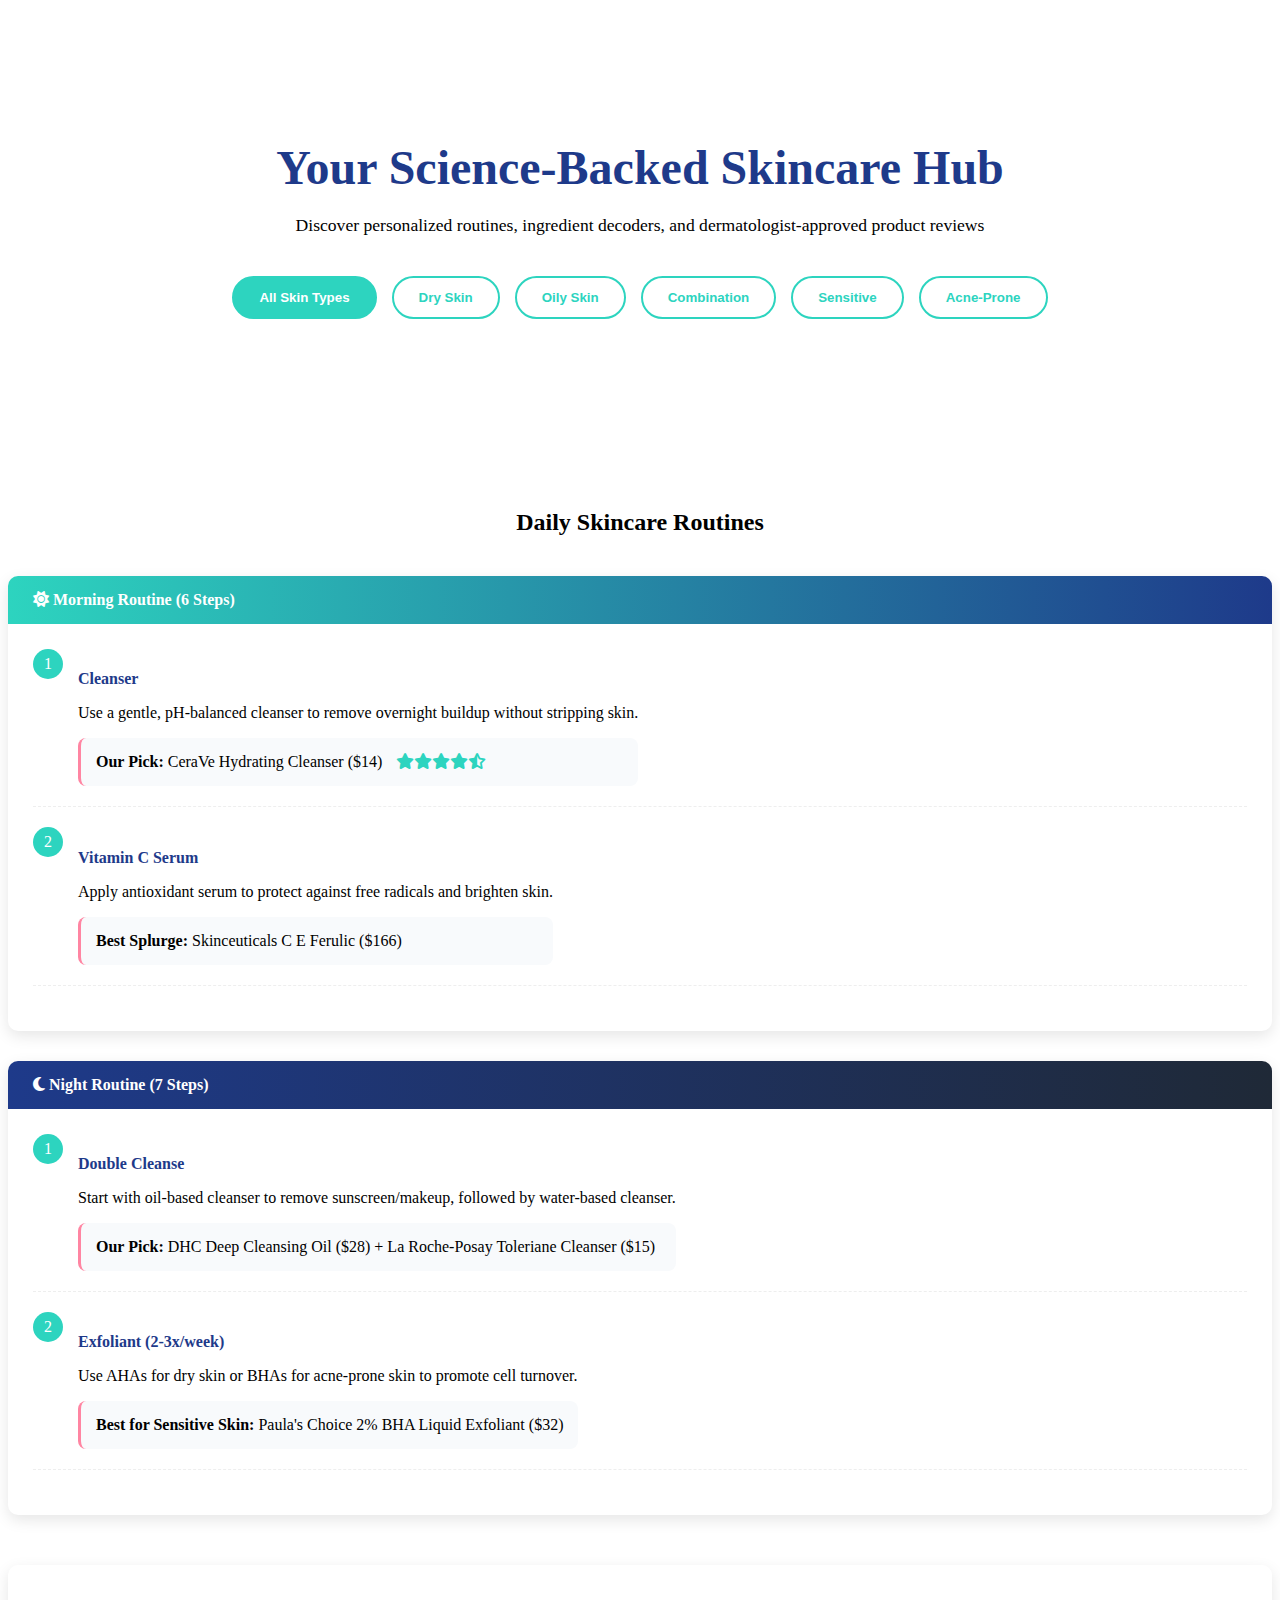
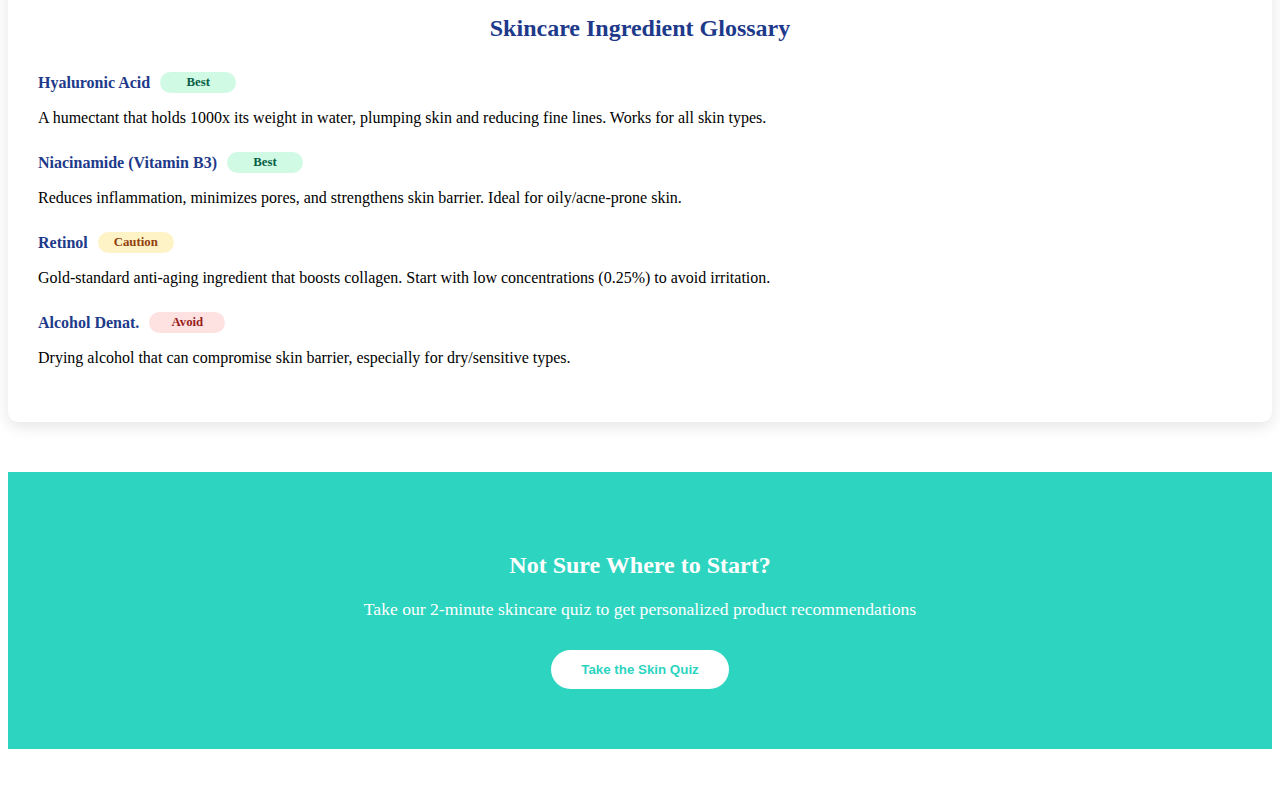
<file: Skincare.html>
<!DOCTYPE html>
<html lang="en">
  <head>
    <meta charset="UTF-8" />
    <meta name="viewport" content="width=device-width, initial-scale=1.0" />
    <title>GlamLab | Skincare Hub</title>
    <link
      rel="stylesheet"
      href="https://cdnjs.cloudflare.com/ajax/libs/font-awesome/6.4.0/css/all.min.css"
    />
    <style>
      /* ===== SKINCARE-SPECIFIC STYLES ===== */
      :root {
        --teal: #2dd4bf;
        --pink: #ff85a2;
        --navy: #1e3a8a;
        --light: #f8fafc;
        --dark: #1f2937;
      }

      .skincare-hero {
        background: linear-gradient(
            rgba(255, 255, 255, 0.9),
            rgba(255, 255, 255, 0.9)
          ),
          url("https://images.unsplash.com/photo-1570172619644-dfd03ed5d881?ixlib=rb-4.0.3&ixid=M3wxMjA3fDB8MHxzZWFyY2h8NXx8c2tpbmNhcmV8ZW58MHx8MHx8fDA%3D&auto=format&fit=crop&w=1200&q=60");
        background-size: cover;
        background-position: center;
        padding: 100px 20px;
        text-align: center;
        margin-bottom: 50px;
      }

      .skincare-hero h1 {
        font-size: 3rem;
        color: var(--navy);
        margin-bottom: 20px;
      }

      .skincare-hero p {
        max-width: 700px;
        margin: 0 auto 30px;
        font-size: 1.1rem;
      }

      .skin-type-buttons {
        display: flex;
        justify-content: center;
        flex-wrap: wrap;
        gap: 15px;
        margin: 40px 0;
      }

      .skin-type-btn {
        padding: 12px 25px;
        border-radius: 30px;
        background: white;
        border: 2px solid var(--teal);
        color: var(--teal);
        font-weight: 600;
        cursor: pointer;
        transition: all 0.3s;
      }

      .skin-type-btn.active,
      .skin-type-btn:hover {
        background: var(--teal);
        color: white;
      }

      /* Skincare Routine Cards */
      .routine-card {
        background: white;
        border-radius: 10px;
        overflow: hidden;
        box-shadow: 0 5px 15px rgba(0, 0, 0, 0.1);
        margin-bottom: 30px;
      }

      .routine-header {
        background: linear-gradient(to right, var(--teal), var(--navy));
        color: white;
        padding: 15px 25px;
        font-weight: 600;
      }

      .routine-steps {
        padding: 25px;
      }

      .routine-step {
        display: flex;
        margin-bottom: 20px;
        padding-bottom: 20px;
        border-bottom: 1px dashed #eee;
      }

      .step-number {
        width: 30px;
        height: 30px;
        background: var(--teal);
        color: white;
        border-radius: 50%;
        display: flex;
        align-items: center;
        justify-content: center;
        margin-right: 15px;
        flex-shrink: 0;
      }

      .step-content h4 {
        margin-bottom: 8px;
        color: var(--navy);
      }

      .product-recommendation {
        background: #f8fafc;
        padding: 15px;
        border-radius: 8px;
        margin-top: 10px;
        border-left: 3px solid var(--pink);
      }

      /* Ingredient Glossary */
      .ingredient-glossary {
        background: white;
        border-radius: 10px;
        padding: 30px;
        box-shadow: 0 5px 15px rgba(0, 0, 0, 0.1);
        margin: 50px 0;
      }

      .ingredient-item {
        margin-bottom: 25px;
      }

      .ingredient-name {
        font-weight: 700;
        color: var(--navy);
        margin-bottom: 5px;
        display: flex;
        align-items: center;
      }

      .ingredient-rating {
        display: inline-block;
        width: 60px;
        text-align: center;
        padding: 3px 8px;
        border-radius: 20px;
        font-size: 0.8rem;
        margin-left: 10px;
        font-weight: 600;
      }

      .rating-good {
        background: #d1fae5;
        color: #065f46;
      }

      .rating-average {
        background: #fef3c7;
        color: #92400e;
      }

      .rating-poor {
        background: #fee2e2;
        color: #991b1b;
      }

      /* ===== RESPONSIVE STYLES ===== */
      @media (max-width: 768px) {
        .skincare-hero {
          padding: 60px 20px;
        }

        .skincare-hero h1 {
          font-size: 2.2rem;
        }

        .skin-type-buttons {
          flex-direction: column;
          align-items: center;
        }
      }
    </style>
  </head>
  <body>
    <!-- Skincare Hero Section -->
    <section class="skincare-hero">
      <div class="container">
        <h1>Your Science-Backed Skincare Hub</h1>
        <p>
          Discover personalized routines, ingredient decoders, and
          dermatologist-approved product reviews
        </p>
        <div class="skin-type-buttons">
          <button class="skin-type-btn active">All Skin Types</button>
          <button class="skin-type-btn">Dry Skin</button>
          <button class="skin-type-btn">Oily Skin</button>
          <button class="skin-type-btn">Combination</button>
          <button class="skin-type-btn">Sensitive</button>
          <button class="skin-type-btn">Acne-Prone</button>
        </div>
      </div>
    </section>

    <!-- Skincare Routines -->
    <section class="container">
      <h2 style="text-align: center; margin-bottom: 40px">
        Daily Skincare Routines
      </h2>

      <!-- Morning Routine -->
      <div class="routine-card">
        <div class="routine-header">
          <i class="fas fa-sun"></i> Morning Routine (6 Steps)
        </div>
        <div class="routine-steps">
          <div class="routine-step">
            <div class="step-number">1</div>
            <div class="step-content">
              <h4>Cleanser</h4>
              <p>
                Use a gentle, pH-balanced cleanser to remove overnight buildup
                without stripping skin.
              </p>
              <div class="product-recommendation">
                <strong>Our Pick:</strong> CeraVe Hydrating Cleanser ($14)
                <span
                  class="rating"
                  style="color: var(--teal); margin-left: 10px"
                >
                  <i class="fas fa-star"></i><i class="fas fa-star"></i
                  ><i class="fas fa-star"></i><i class="fas fa-star"></i
                  ><i class="fas fa-star-half-alt"></i>
                </span>
              </div>
            </div>
          </div>

          <div class="routine-step">
            <div class="step-number">2</div>
            <div class="step-content">
              <h4>Vitamin C Serum</h4>
              <p>
                Apply antioxidant serum to protect against free radicals and
                brighten skin.
              </p>
              <div class="product-recommendation">
                <strong>Best Splurge:</strong> Skinceuticals C E Ferulic ($166)
              </div>
            </div>
          </div>

          <!-- Steps 3-6 would continue here -->
        </div>
      </div>

      <!-- Night Routine -->
      <div class="routine-card">
        <div
          class="routine-header"
          style="
            background: linear-gradient(to right, var(--navy), var(--dark));
          "
        >
          <i class="fas fa-moon"></i> Night Routine (7 Steps)
        </div>
        <div class="routine-steps">
          <div class="routine-step">
            <div class="step-number">1</div>
            <div class="step-content">
              <h4>Double Cleanse</h4>
              <p>
                Start with oil-based cleanser to remove sunscreen/makeup,
                followed by water-based cleanser.
              </p>
              <div class="product-recommendation">
                <strong>Our Pick:</strong> DHC Deep Cleansing Oil ($28) + La
                Roche-Posay Toleriane Cleanser ($15)
              </div>
            </div>
          </div>

          <div class="routine-step">
            <div class="step-number">2</div>
            <div class="step-content">
              <h4>Exfoliant (2-3x/week)</h4>
              <p>
                Use AHAs for dry skin or BHAs for acne-prone skin to promote
                cell turnover.
              </p>
              <div class="product-recommendation">
                <strong>Best for Sensitive Skin:</strong> Paula's Choice 2% BHA
                Liquid Exfoliant ($32)
              </div>
            </div>
          </div>
        </div>
      </div>
    </section>

    <!-- Ingredient Glossary -->
    <section class="container">
      <div class="ingredient-glossary">
        <h2 style="text-align: center; margin-bottom: 30px; color: var(--navy)">
          Skincare Ingredient Glossary
        </h2>

        <div class="ingredient-item">
          <div class="ingredient-name">
            Hyaluronic Acid
            <span class="ingredient-rating rating-good">Best</span>
          </div>
          <p>
            A humectant that holds 1000x its weight in water, plumping skin and
            reducing fine lines. Works for all skin types.
          </p>
        </div>

        <div class="ingredient-item">
          <div class="ingredient-name">
            Niacinamide (Vitamin B3)
            <span class="ingredient-rating rating-good">Best</span>
          </div>
          <p>
            Reduces inflammation, minimizes pores, and strengthens skin barrier.
            Ideal for oily/acne-prone skin.
          </p>
        </div>

        <div class="ingredient-item">
          <div class="ingredient-name">
            Retinol
            <span class="ingredient-rating rating-average">Caution</span>
          </div>
          <p>
            Gold-standard anti-aging ingredient that boosts collagen. Start with
            low concentrations (0.25%) to avoid irritation.
          </p>
        </div>

        <div class="ingredient-item">
          <div class="ingredient-name">
            Alcohol Denat.
            <span class="ingredient-rating rating-poor">Avoid</span>
          </div>
          <p>
            Drying alcohol that can compromise skin barrier, especially for
            dry/sensitive types.
          </p>
        </div>
      </div>
    </section>

    <!-- Skincare Quiz CTA -->
    <section
      style="
        background: var(--teal);
        padding: 60px 20px;
        text-align: center;
        color: white;
        margin: 50px 0;
      "
    >
      <div class="container">
        <h2 style="margin-bottom: 20px">Not Sure Where to Start?</h2>
        <p style="max-width: 600px; margin: 0 auto 30px; font-size: 1.1rem">
          Take our 2-minute skincare quiz to get personalized product
          recommendations
        </p>
        <button
          style="
            background: white;
            color: var(--teal);
            border: none;
            padding: 12px 30px;
            border-radius: 30px;
            font-weight: 600;
            cursor: pointer;
          "
        >
          Take the Skin Quiz
        </button>
      </div>
    </section>

    <script>
      // Skin Type Filtering
      const skinTypeBtns = document.querySelectorAll(".skin-type-btn");

      skinTypeBtns.forEach((btn) => {
        btn.addEventListener("click", () => {
          skinTypeBtns.forEach((b) => b.classList.remove("active"));
          btn.classList.add("active");

          // In a real implementation, this would filter content
          console.log(`Showing products for: ${btn.textContent}`);
        });
      });

      // Interactive Ingredient Glossary
      const ingredientItems = document.querySelectorAll(".ingredient-item");
      ingredientItems.forEach((item) => {
        item.addEventListener("click", function () {
          this.querySelector("p").classList.toggle("show");
        });
      });
    </script>
  </body>
</html>
</file>
